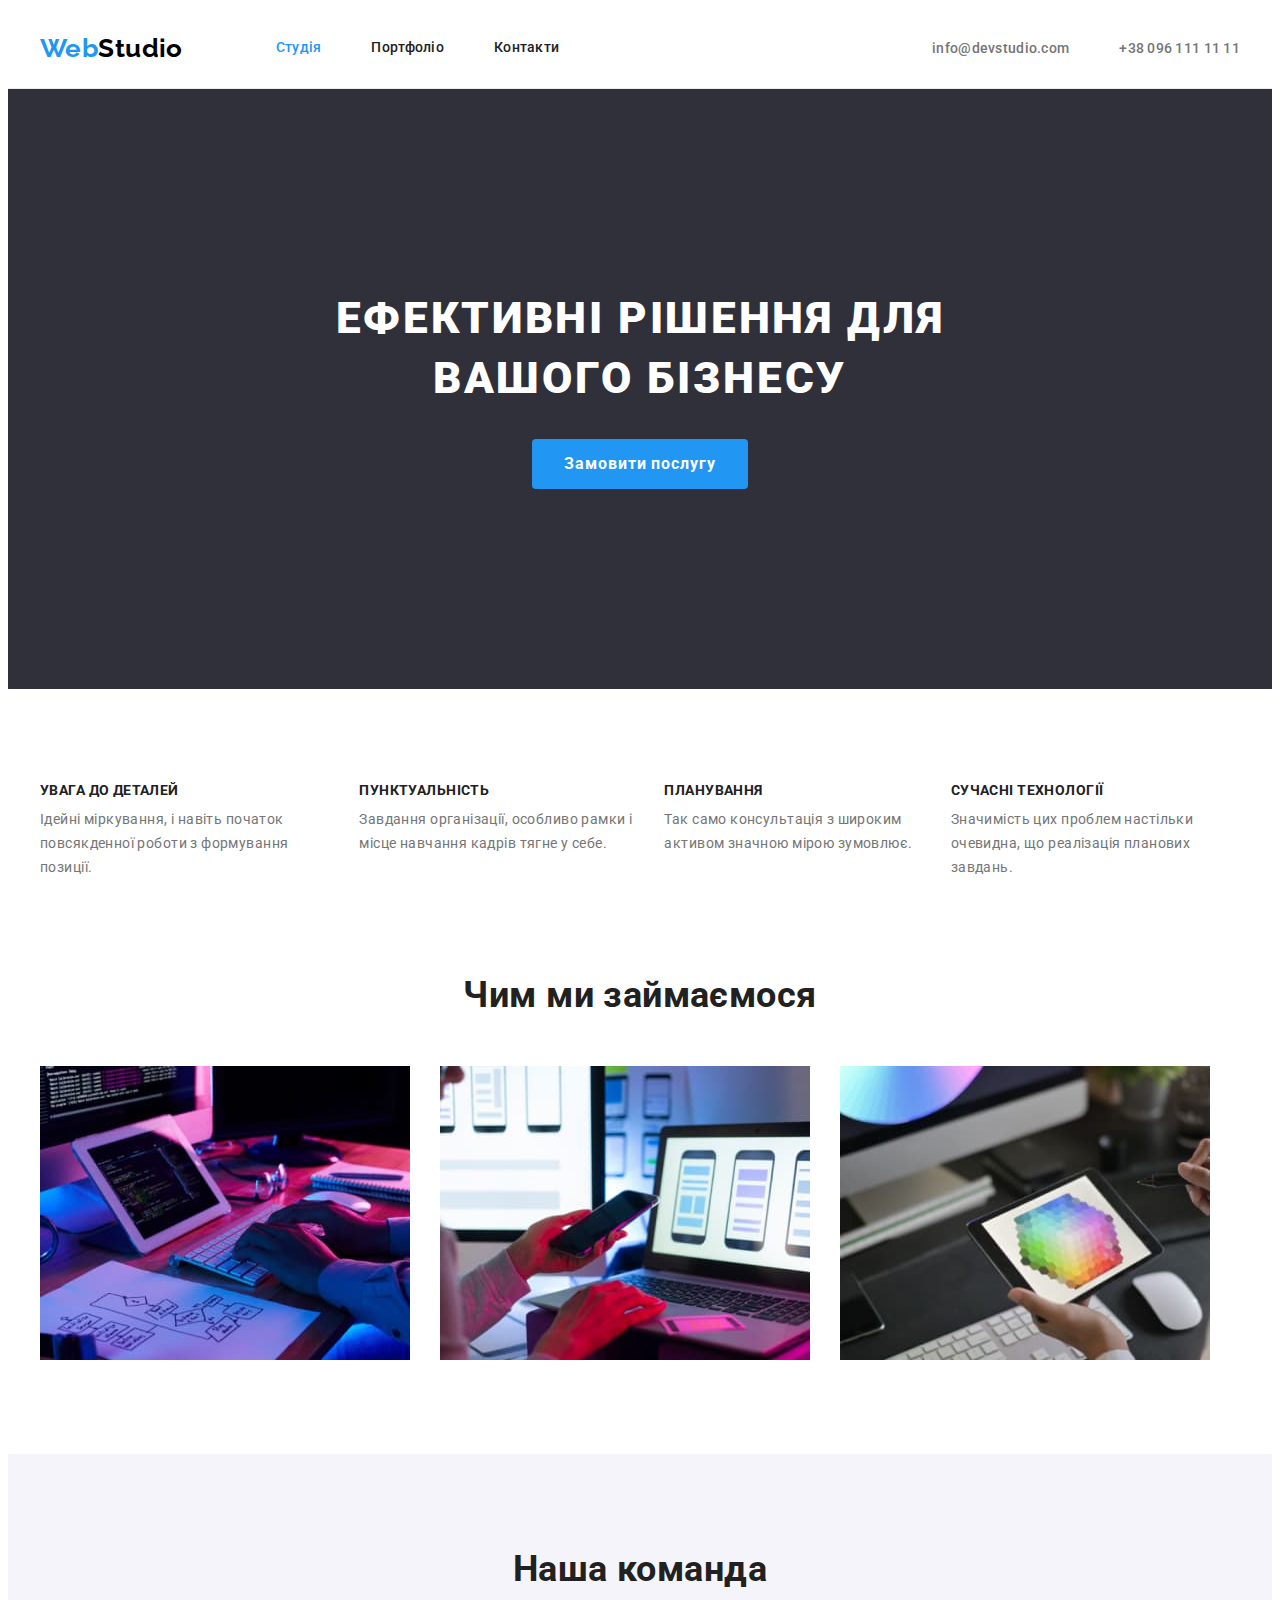
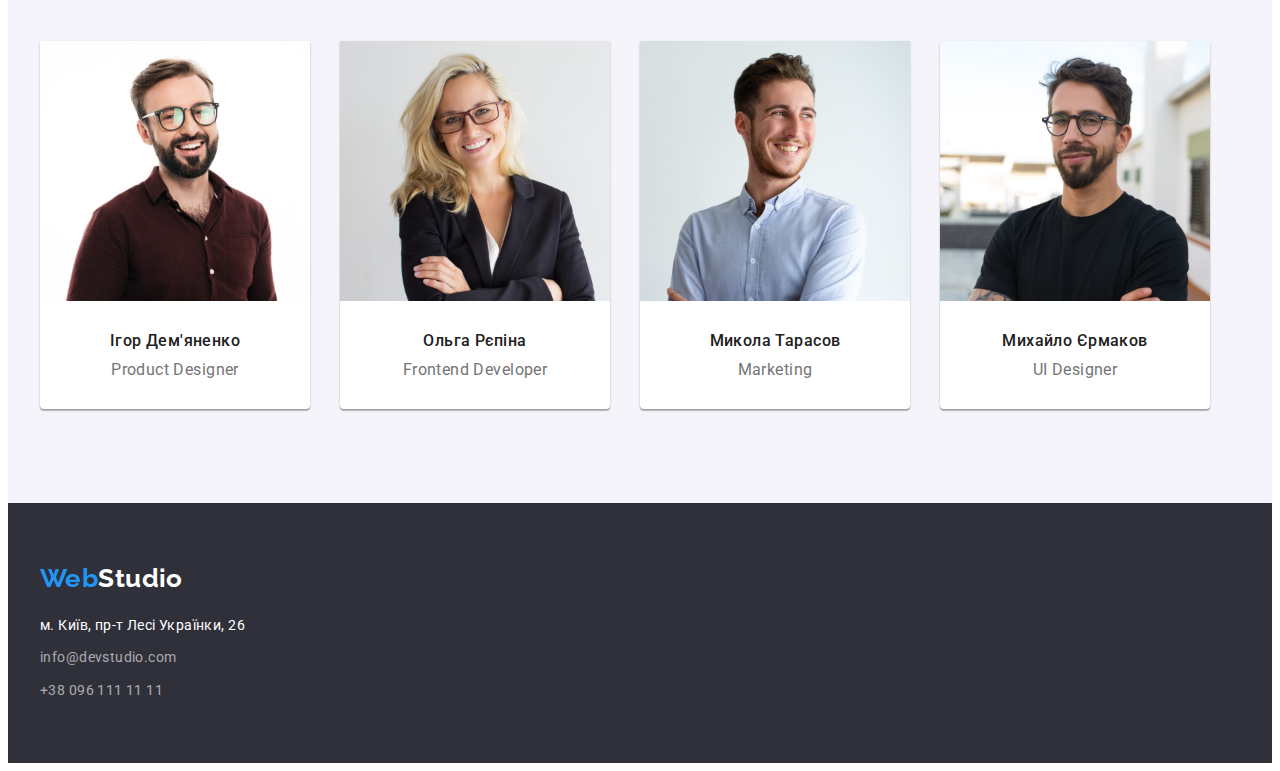
<file: index.html>
<!DOCTYPE html>
<html lang="uk">
	<head>
		<meta charset="UTF-8" />
		<meta http-equiv="X-UA-Compatible" content="IE=edge" />
		<meta name="viewport" content="width=device-width, initial-scale=1.0" />
		<title>Web Studio</title>
		<link rel="preconnect" href="https://fonts.googleapis.com" />
		<link rel="preconnect" href="https://fonts.gstatic.com" crossorigin />
		<link
			href="https://fonts.googleapis.com/css2?family=Raleway:wght@700&family=Roboto:wght@400;500;700;900&display=swap"
			rel="stylesheet"
		/>
		<link
			rel="stylesheet"
			href="https://cdnjs.cloudflare.com/ajax/libs/modern-normalize/1.1.0/modern-normalize.min.css"
			integrity="sha512-wpPYUAdjBVSE4KJnH1VR1HeZfpl1ub8YT/NKx4PuQ5NmX2tKuGu6U/JRp5y+Y8XG2tV+wKQpNHVUX03MfMFn9Q=="
			crossorigin="anonymous"
			referrerpolicy="no-referrer"
		/>
		<link href="./css/styles.css" rel="stylesheet" />
	</head>

	<body class="site-body">
		<header class="header">
			<div class="container">
				<nav class="header-navigation">
					<a href="./index.html" class="header-logo link">
						<span class="logo-accent">Web</span>Studio</a
					>

					<ul class="header-list list">
						<li class="header-item">
							<a href="./index.html" class="header-link link current">Студія</a>
						</li>
						<li class="header-item">
							<a href="./portfolio.html" class="header-link link">Портфоліо</a>
						</li>
						<li class="header-item">
							<a href="#" class="header-link link">Контакти</a>
						</li>
					</ul>
				</nav>

				<ul class="contacts-list list">
					<li class="contacts-item">
						<a href="mailto:info@devstudio.com" class="header-contacts link">info@devstudio.com</a>
					</li>
					<li class="contacts-item">
						<a href="tel:+380961111111" class="header-contacts link">+38 096 111 11 11</a>
					</li>
				</ul>
			</div>
		</header>

		<main>
			<!-- hero -->
			<section class="hero">
				<div class="container">
					<h1 class="hero-title">
						Ефективні рішення для <br />
						вашого бізнесу
					</h1>
					<button type="button" class="hero-btn">Замовити послугу</button>
				</div>
			</section>

			<!-- features -->
			<section class="section">
				<div class="container">
					<h2 class="section-title visually-hidden">Наші особливості</h2>
					<ul class="features-list list">
						<li class="feature item">
							<h3 class="features-title">Увага до деталей</h3>
							<p class="features-text">
								Ідейні міркування, і навіть початок повсякденної роботи з формування позиції.
							</p>
						</li>
						<li class="feature item">
							<h3 class="features-title">Пунктуальність</h3>
							<p class="features-text">
								Завдання організації, особливо рамки і місце навчання кадрів тягне у себе.
							</p>
						</li>
						<li class="feature item">
							<h3 class="features-title">Планування</h3>
							<p class="features-text">
								Так само консультація з широким активом значною мірою зумовлює.
							</p>
						</li>
						<li class="feature item">
							<h3 class="features-title">Сучасні технології</h3>
							<p class="features-text">
								Значимість цих проблем настільки очевидна, що реалізація планових завдань.
							</p>
						</li>
					</ul>
				</div>
			</section>

			<!-- what do we do -->
			<section class="section-services section">
				<div class="container">
					<h2 class="section-title">Чим ми займаємося</h2>
					<ul class="services-list list">
						<li class="services-item item">
							<img src="./images/img1.jpg" alt="Програміст працює за комп'ютером" width="370" />
						</li>
						<li class="services-item item">
							<img
								src="./images/img2.jpg"
								alt="Людина тримає телефон у руці і дивиться у ноутбук"
								width="370"
							/>
						</li>
						<li class="services-item item">
							<img
								src="./images/img3.jpg"
								alt="Людина тримає планшет у руці і вибирає колір на палітрі кольорів"
								width="370"
							/>
						</li>
					</ul>
				</div>
			</section>

			<!-- our team -->
			<section class="section-team section">
				<div class="container">
					<h2 class="section-title">Наша команда</h2>
					<ul class="team-cards list">
						<li class="team-card item">
							<img src="./images/img4.jpg" alt="Усміхнений хлопець в окулярах" width="270" />
							<div class="card-text">
								<h3 class="card-name">Ігор Дем'яненко</h3>
								<p class="card-description" lang="en">Product Designer</p>
							</div>
						</li>

						<li class="team-card item">
							<img src="./images/img5.jpg" alt="Усміхнена дівчина в окулярах" width="270" />
							<div class="card-text">
								<h3 class="card-name">Ольга Рєпіна</h3>
								<p class="card-description" lang="en">Frontend Developer</p>
							</div>
						</li>

						<li class="team-card item">
							<img src="./images/img6.jpg" alt="Усміхнений хлопець" width="270" />
							<div class="card-text">
								<h3 class="card-name">Микола Тарасов</h3>
								<p class="card-description" lang="en">Marketing</p>
							</div>
						</li>

						<li class="team-card item">
							<img src="./images/img7.jpg" alt="Усміхнений хлопець в окулярах" width="270" />
							<div class="card-text">
								<h3 class="card-name">Михайло Єрмаков</h3>
								<p class="card-description" lang="en">UI Designer</p>
							</div>
						</li>
					</ul>
				</div>
			</section>
		</main>

		<footer class="footer">
			<div class="container">
				<a href="./index.html" class="footer-logo link"
					><span class="logo-accent">Web</span>Studio</a
				>
				<address class="footer-address">
					<ul class="address-list list">
						<li class="address-item">
							<a
								href="https://goo.gl/maps/psdseEe2qWQJ424o6"
								target="_blank"
								rel="noopener noreferrer nofollow"
								class="address link"
							>
								м. Київ, пр-т Лесі Українки, 26
							</a>
						</li>
						<li class="address-item">
							<a href="mailto:info@devstudio.com" class="footer-contacts link"
								>info@devstudio.com</a
							>
						</li>
						<li class="address-item">
							<a href="tel:+380961111111" class="footer-contacts link">+38 096 111 11 11</a>
						</li>
					</ul>
				</address>
			</div>
		</footer>
	</body>
</html>
</file>
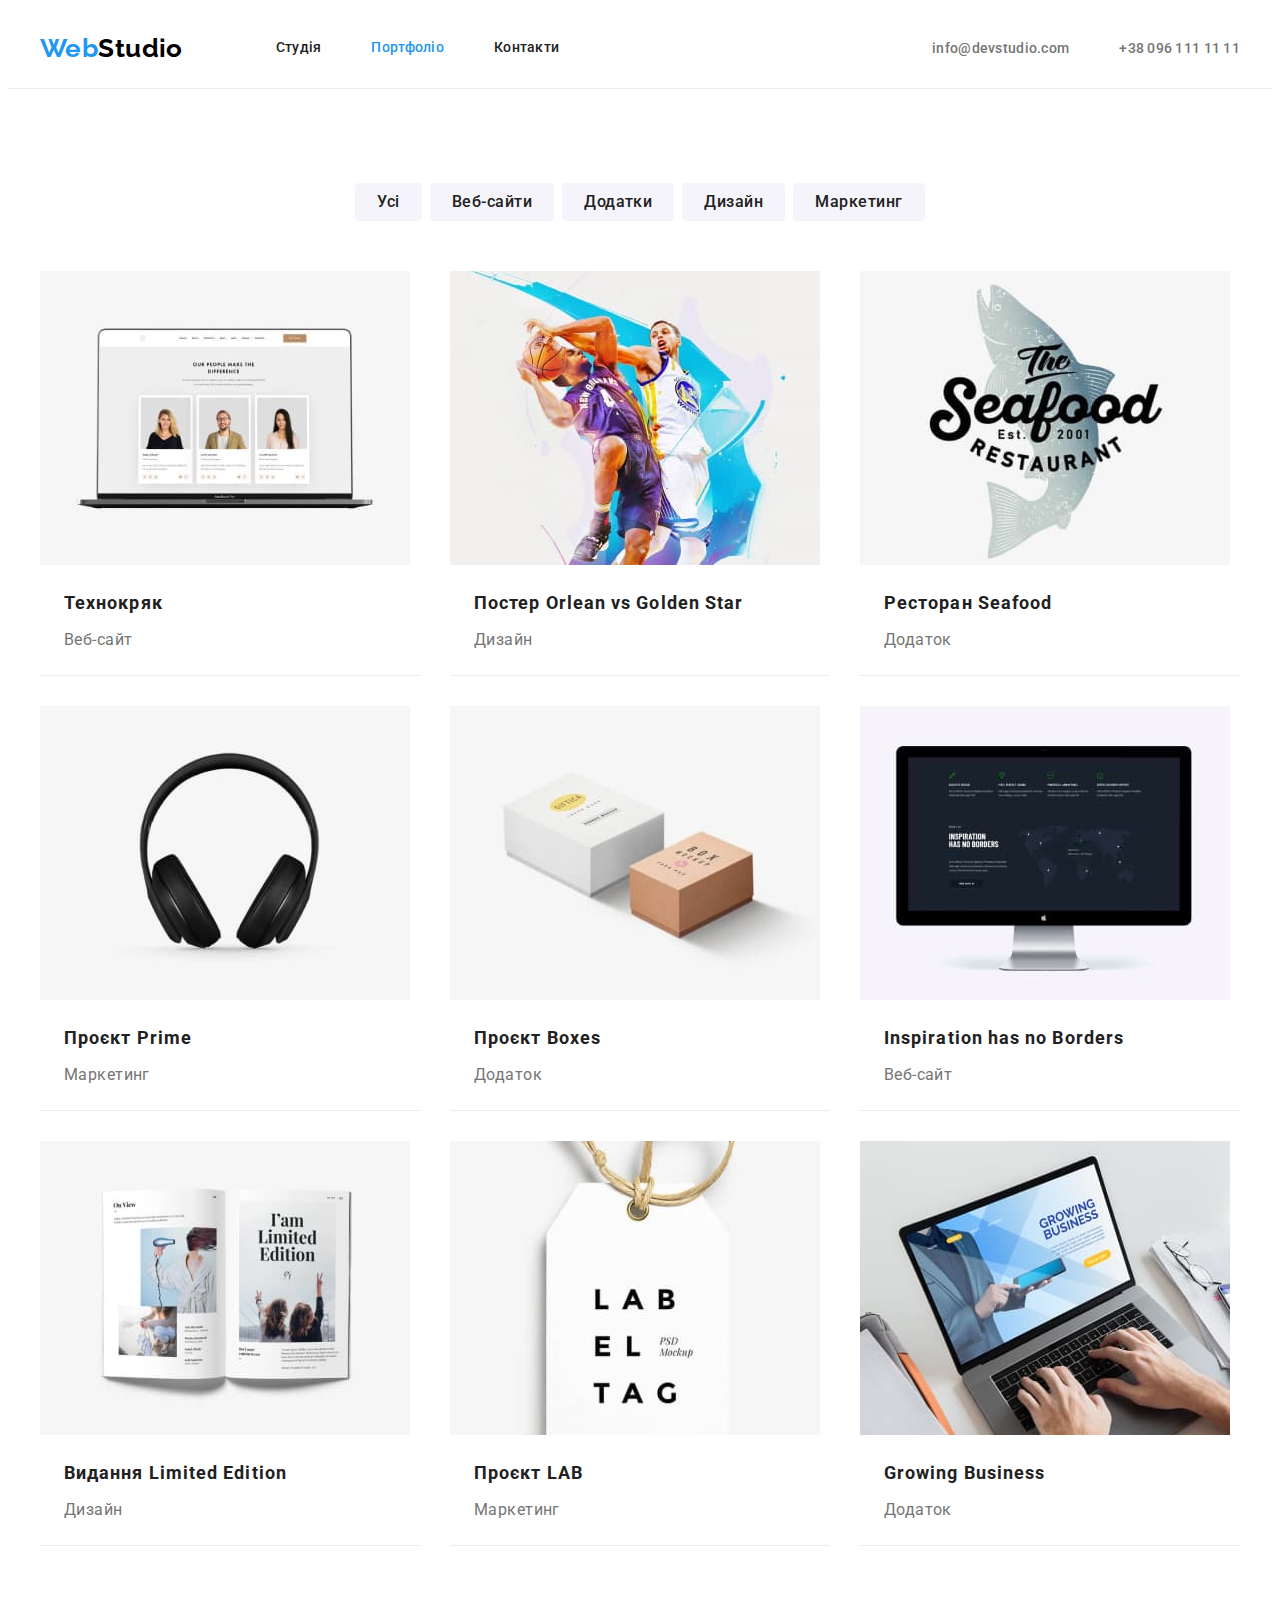
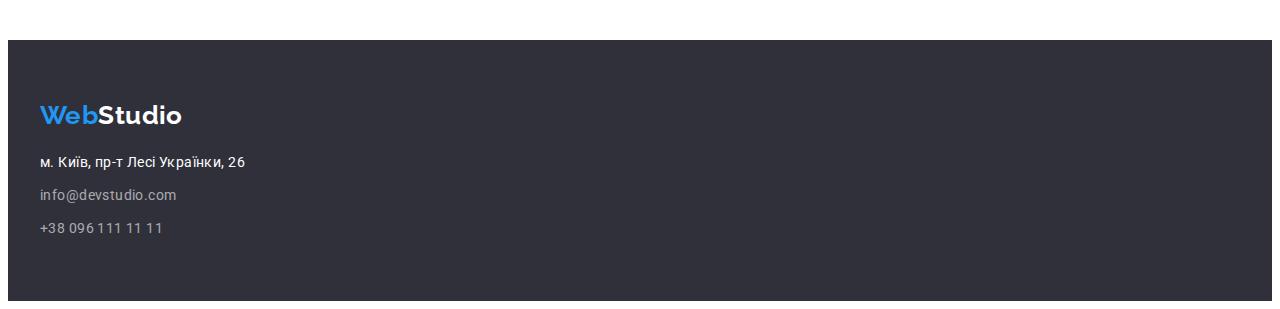
<file: portfolio.html>
<!DOCTYPE html>
<html lang="uk">
	<head>
		<meta charset="UTF-8" />
		<meta http-equiv="X-UA-Compatible" content="IE=edge" />
		<meta name="viewport" content="width=device-width, initial-scale=1.0" />
		<title>Portfolio</title>
		<link rel="preconnect" href="https://fonts.googleapis.com" />
		<link rel="preconnect" href="https://fonts.gstatic.com" crossorigin />
		<link
			href="https://fonts.googleapis.com/css2?family=Raleway:wght@700&family=Roboto:wght@400;500;700;900&display=swap"
			rel="stylesheet"
		/>
		<link
			rel="stylesheet"
			href="https://cdnjs.cloudflare.com/ajax/libs/modern-normalize/1.1.0/modern-normalize.min.css"
			integrity="sha512-wpPYUAdjBVSE4KJnH1VR1HeZfpl1ub8YT/NKx4PuQ5NmX2tKuGu6U/JRp5y+Y8XG2tV+wKQpNHVUX03MfMFn9Q=="
			crossorigin="anonymous"
			referrerpolicy="no-referrer"
		/>
		<link href="./css/styles.css" rel="stylesheet" />
	</head>
	<body>
		<header class="header">
			<div class="container">
				<nav class="header-navigation">
					<a href="./index.html" class="header-logo link">
						<span class="logo-accent">Web</span>Studio</a
					>

					<ul class="header-list list">
						<li class="header-item">
							<a href="./index.html" class="header-link link">Студія</a>
						</li>
						<li class="header-item">
							<a href="./portfolio.html" class="header-link link current">Портфоліо</a>
						</li>
						<li class="header-item">
							<a href="#" class="header-link link">Контакти</a>
						</li>
					</ul>
				</nav>

				<ul class="contacts-list list">
					<li class="contacts-item">
						<a href="mailto:info@devstudio.com" class="header-contacts link">info@devstudio.com</a>
					</li>
					<li class="contacts-item">
						<a href="tel:+380961111111" class="header-contacts link">+38 096 111 11 11</a>
					</li>
				</ul>
			</div>
		</header>
		<main>
			<section class="section">
				<div class="container">
					<h1 class="section-title visually-hidden">Наші проєкти</h1>
					<ul class="filters-list list">
						<li class="filter"><button type="button" class="filter-btn">Усі</button></li>
						<li class="filter"><button type="button" class="filter-btn">Веб-сайти</button></li>
						<li class="filter"><button type="button" class="filter-btn">Додатки</button></li>
						<li class="filter"><button type="button" class="filter-btn">Дизайн</button></li>
						<li class="filter"><button type="button" class="filter-btn">Маркетинг</button></li>
					</ul>

					<ul class="projects-list list">
						<li class="project-item">
							<a href="#" class="project-link link">
								<img
									src="./images/portfolio1.jpg"
									alt="Ноутбук з відкритим веб-сайтом на екрані"
									width="370"
								/>
								<div class="about-project">
									<h2 class="project-title">Технокряк</h2>
									<p class="project-description">Веб-сайт</p>
								</div>
							</a>
						</li>
						<li class="project-item">
							<a href="#" class="project-link link">
								<img
									src="./images/portfolio2.jpg"
									alt="Два баскетболісти боряться за м'яч"
									width="370"
								/>
								<div class="about-project">
									<h2 class="project-title">Постер <span lang="en">Orlean vs Golden Star</span></h2>
									<p class="project-description">Дизайн</p>
								</div>
							</a>
						</li>
						<li class="project-item">
							<a href="#" class="project-link link">
								<img
									src="./images/portfolio3.jpg"
									alt="Логотип з великою рибою і написом"
									width="370"
								/>
								<div class="about-project">
									<h2 class="project-title">Ресторан <span lang="en">Seafood</span></h2>
									<p class="project-description">Додаток</p>
								</div>
							</a>
						</li>
						<li class="project-item">
							<a href="#" class="project-link link">
								<img src="./images/portfolio4.jpg" alt="Комп'ютерні навушники" width="370" />
								<div class="about-project">
									<h2 class="project-title">Проєкт <span lang="en">Prime</span></h2>
									<p class="project-description">Маркетинг</p>
								</div>
							</a>
						</li>
						<li class="project-item">
							<a href="#" class="project-link link">
								<img src="./images/portfolio5.jpg" alt="Дві закриті паперові коробки" width="370" />
								<div class="about-project">
									<h2 class="project-title">Проєкт <span lang="en">Boxes</span></h2>
									<p class="project-description">Додаток</p>
								</div>
							</a>
						</li>
						<li class="project-item">
							<a href="#" class="project-link link">
								<img
									src="./images/portfolio6.jpg"
									alt="Монітор комп'ютера з відкритим веб-сайтом"
									width="370"
								/>
								<div class="about-project">
									<h2 class="project-title" lang="en">Inspiration has no Borders</h2>
									<p class="project-description">Веб-сайт</p>
								</div>
							</a>
						</li>
						<li class="project-item">
							<a href="#" class="project-link link">
								<img src="./images/portfolio7.jpg" alt="Розгорнутий журнал" width="370" />
								<div class="about-project">
									<h2 class="project-title">Видання <span lang="en">Limited Edition</span></h2>
									<p class="project-description">Дизайн</p>
								</div>
							</a>
						</li>
						<li class="project-item">
							<a href="#" class="project-link link">
								<img
									src="./images/portfolio8.jpg"
									alt="Паперова бирка на мотузці з написом"
									width="370"
								/>
								<div class="about-project">
									<h2 class="project-title">Проєкт <span lang="en">LAB</span></h2>
									<p class="project-description">Маркетинг</p>
								</div>
							</a>
						</li>
						<li class="project-item">
							<a href="#" class="project-link link">
								<img src="./images/portfolio9.jpg" alt="Людина працює за ноутбуком" width="370" />
								<div class="about-project">
									<h2 class="project-title" lang="en">Growing Business</h2>
									<p class="project-description">Додаток</p>
								</div>
							</a>
						</li>
					</ul>
				</div>
			</section>
		</main>

		<footer class="footer">
			<div class="container">
				<a href="./index.html" class="footer-logo link"
					><span class="logo-accent">Web</span>Studio</a
				>
				<address class="footer-address">
					<ul class="address-list list">
						<li class="address-item">
							<a
								href="https://goo.gl/maps/psdseEe2qWQJ424o6"
								target="_blank"
								rel="noopener noreferrer nofollow"
								class="address link"
							>
								м. Київ, пр-т Лесі Українки, 26
							</a>
						</li>
						<li class="address-item">
							<a href="mailto:info@devstudio.com" class="footer-contacts link"
								>info@devstudio.com</a
							>
						</li>
						<li class="address-item">
							<a href="tel:+380961111111" class="footer-contacts link">+38 096 111 11 11</a>
						</li>
					</ul>
				</address>
			</div>
		</footer>
	</body>
</html>
</file>
<file: css/styles.css>
:root {
	--primary-text-color: #757575;
	--title-text-color: #212121;
	--additional-text-color: #ffffff;
	--accent-color: #2196f3;
	--contacs-color: rgba(255, 255, 255, 0.6);
	--header-logo-color: #000000;
	--primary-background-color: #ffffff;
	--secondary-background-color: #f5f4fa;
	--accent-background-color: #2f303a;
	--accent-button-color: #188ce8;
	--header-line-color: #ececec;
	--portfolio-border-color: #eeeeee;
}

body {
	color: var(--primary-text-color);

	font-family: 'Roboto', sans-serif;
	font-size: 14px;
	letter-spacing: 0.03em;

	background-color: var(--primary-background-color);
}

p,
h1,
h2,
h3,
h4,
h5,
h6 {
	margin: 0;
}

img {
	display: block;
	max-width: 100%;
	height: auto;
}

button {
	display: block;
	cursor: pointer;
	border: none;
	border-radius: 4px;
}

.container {
	width: 1200px;
	padding-right: 15px;
	padding-left: 15px;
	margin: 0 auto;
}

.section {
	padding-top: 94px;
	padding-bottom: 94px;
}

.footer-address {
	font-style: normal;
}

.list {
	list-style: none;
	padding-left: 0;
	margin: 0;
}

.link {
	text-decoration: none;
}

/* ------------------HEADER----------------- */
header > .container {
	display: flex;
	align-items: center;
}

.header {
	border-bottom: 1px solid var(--header-line-color);
}

.header-navigation {
	display: flex;
	align-items: center;
}

/* -------------------LOGO------------------ */
.header-logo {
	color: var(--header-logo-color);

	font-family: 'Raleway', sans-serif;
	font-weight: 700;
	font-size: 26px;
	line-height: 1.19;
}

.logo-accent {
	color: var(--accent-color);
}

/* -------------MAIN NAVIGATION------------- */
.header-list {
	display: flex;
	margin-left: 93px;
}

.header-item + .header-item {
	margin-left: 50px;
}

.header-link {
	display: block;
	padding-top: 32px;
	padding-bottom: 32px;

	color: var(--title-text-color);

	font-weight: 500;
	font-size: 14px;
	line-height: 1.14;
	letter-spacing: 0.02em;
}

.header-link:hover,
.header-link:focus,
.current {
	color: var(--accent-color);
}

/* --------------CONTACT LIST--------------- */
.contacts-list {
	display: flex;
	margin-right: 0;
	margin-left: auto;
}

.contacts-item + .contacts-item {
	margin-left: 50px;
}

.header-contacts {
	color: var(--primary-text-color);

	font-weight: 500;
	font-size: 14px;
	line-height: 1.14;
	letter-spacing: 0.02em;
}

.header-contacts:hover,
.header-contacts:focus {
	color: var(--accent-color);
}

/* -------------------MAIN------------------ */
/* -------------------HERO------------------ */
.hero {
	padding-top: 200px;
	padding-bottom: 200px;

	text-align: center;

	background-color: var(--accent-background-color);
}

.hero-title {
	margin: 0 auto;
	margin-bottom: 30px;

	color: var(--additional-text-color);

	font-weight: 900;
	font-size: 44px;
	line-height: 1.36;
	letter-spacing: 0.06em;
	text-transform: uppercase;
}

.hero-btn {
	padding: 10px 32px;
	margin: 0 auto;

	color: var(--additional-text-color);

	font-family: inherit;
	font-weight: 700;
	font-size: 16px;
	line-height: 1.87;
	letter-spacing: 0.06em;

	background-color: var(--accent-color);
}

.hero-btn:hover,
.hero-btn:focus {
	background-color: var(--accent-button-color);
}

/* -----------------SECTIONS---------------- */

.section-title {
	margin-bottom: 50px;

	color: var(--title-text-color);

	font-weight: 700;
	font-size: 36px;
	line-height: 1.17;
	text-align: center;
}

.item + .item {
	margin-left: 30px;
}

/* -----------------FEATURES---------------- */
.visually-hidden {
	position: absolute;
	white-space: nowrap;
	width: 1px;
	height: 1px;
	overflow: hidden;
	border: 0;
	padding: 0;
	clip: rect(0 0 0 0);
	clip-path: inset(50%);
	margin: -1px;
}

.features-list {
	display: flex;
}

.features-title {
	margin-bottom: 10px;

	color: var(--title-text-color);

	font-weight: 700;
	font-size: 14px;
	line-height: 1.14;
	text-transform: uppercase;
}

.features-text {
	font-size: 14px;
	line-height: 1.71;
}

/* --------------WHAT DO WE DO-------------- */
.section-services {
	padding-top: 0;
}

.services-list {
	display: flex;
}

/* -----------------OUR TEAM---------------- */
.section-team {
	background-color: var(--secondary-background-color);
}

.team-cards {
	display: flex;
}

.team-card {
	box-shadow: 0px 1px 3px rgba(0, 0, 0, 0.12), 0px 1px 1px rgba(0, 0, 0, 0.14),
		0px 2px 1px rgba(0, 0, 0, 0.2);
	border-radius: 0px 0px 4px 4px;
	width: 270px;

	background-color: var(--primary-background-color);
}

.card-text {
	padding-top: 30px;
	padding-bottom: 30px;
}

.card-name {
	margin-bottom: 10px;

	color: var(--title-text-color);

	font-weight: 500;
	font-size: 16px;
	line-height: 1.19;
	text-align: center;
}

.card-description {
	font-size: 16px;
	line-height: 1.19;
	text-align: center;
}

/* ------------------FOOTER----------------- */
.footer {
	padding-top: 60px;
	padding-bottom: 60px;
	background-color: var(--accent-background-color);
}

.footer-logo {
	display: block;
	margin-bottom: 20px;

	color: var(--additional-text-color);

	font-family: 'Raleway', sans-serif;
	font-weight: 700;
	font-size: 26px;
	line-height: 1.19;
}

.address-item:not(:last-child) {
	margin-bottom: 9px;
}

.address {
	color: var(--additional-text-color);

	font-size: 14px;
	line-height: 1.71;
}

.footer-contacts {
	color: var(--contacs-color);

	font-size: 14px;
	line-height: 1.71;
}

.footer-contacts:hover,
.footer-contacts:focus {
	color: var(--accent-color);
}

/* -----------------PORTFOLIO--------------- */
/* -------------------MAIN------------------ */
.filters-list {
	display: flex;
	justify-content: center;
	margin-bottom: 50px;
}

.filter + .filter {
	margin-left: 8px;
}

.filter-btn {
	padding: 6px 22px;

	color: var(--title-text-color);

	font-family: inherit;
	font-weight: 500;
	font-size: 16px;
	line-height: 1.63;
	text-align: center;
	letter-spacing: 0.03em;

	background-color: var(--secondary-background-color);
}

.filter-btn:hover,
.filter-btn:focus {
	color: var(--additional-text-color);

	background-color: var(--accent-color);
}

.projects-list {
	display: flex;
	flex-wrap: wrap;
}

.project-item {
	margin-right: 30px;
	margin-bottom: 30px;
	width: calc((100% - 60px) / 3);

	background-color: var(--primary-background-color);
}

.project-item:nth-child(3n) {
	margin-right: 0px;
}

.project-item:nth-last-child(-n + 3) {
	margin-bottom: 0;
}

.about-project {
	padding: 20px 24px;
	border-bottom: 1px solid var(--portfolio-border-color);
}

.project-title {
	margin-bottom: 4px;

	color: var(--title-text-color);

	font-weight: 700;
	font-size: 18px;
	line-height: 2;
	letter-spacing: 0.06em;
}

.project-description {
	color: var(--primary-text-color);

	font-size: 16px;
	line-height: 1.88;
}
</file>
